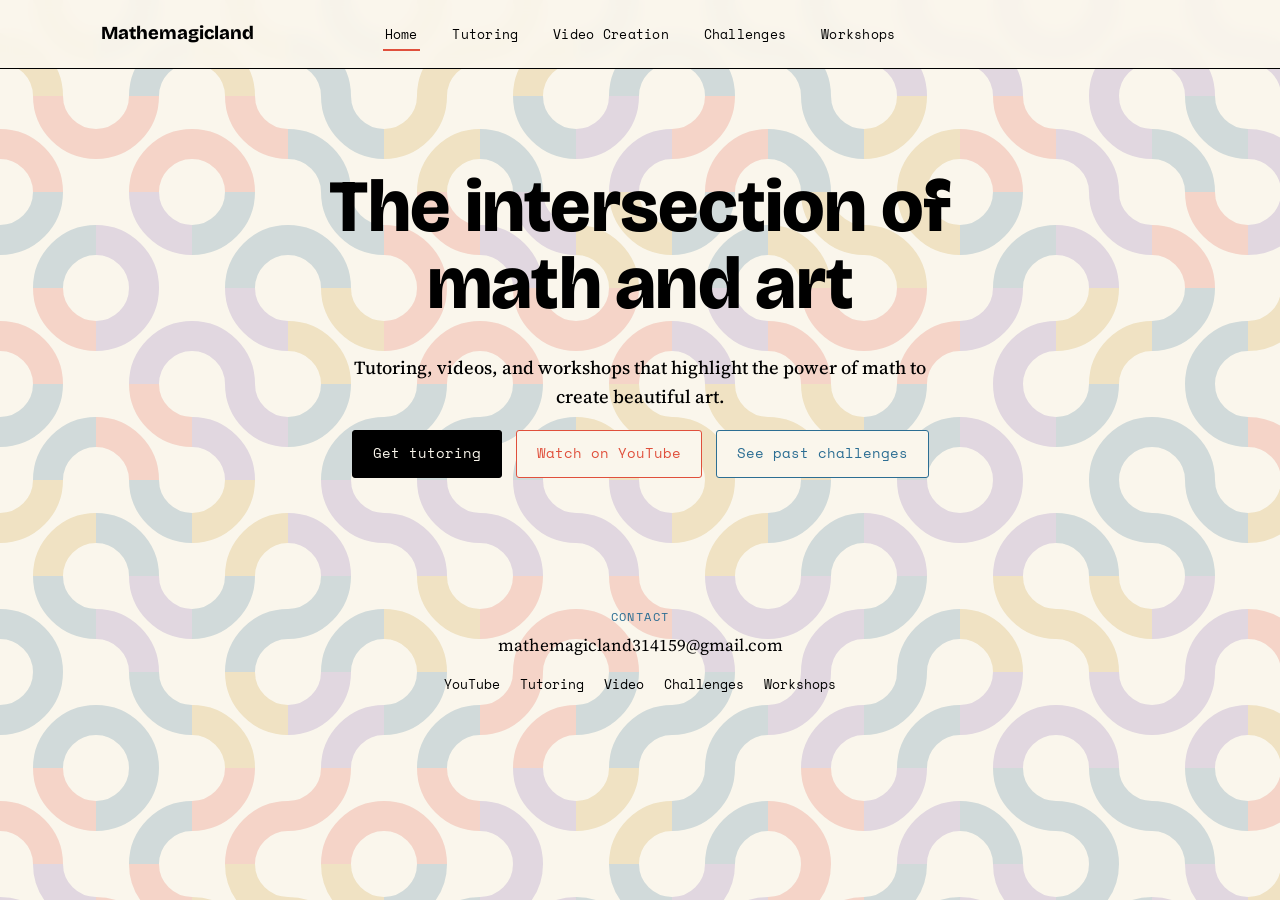
<file: index.html>
<!DOCTYPE html>
<html lang="en">
<head>
<meta charset="UTF-8">
<meta name="viewport" content="width=device-width, initial-scale=1.0">
<title>Mathemagicland — Math &amp; Art, Plotted Together</title>
<meta name="description" content="Mathemagicland: math tutoring for grades 5–college, math/art videos, community challenges, and group workshops.">
<link rel="stylesheet" href="styles.css">
</head>
<body>

<canvas id="tess-bg" data-pattern="truchet" ></canvas>

<nav class="site-nav">
  <div class="wrap">
    <a href="index.html" class="brand">Mathemagicland</a>
    <button class="nav-toggle" aria-label="Toggle menu">☰</button>
    <ul class="axis">
      <li><a href="index.html" class="current">Home</a></li>
      <li><a href="tutoring.html">Tutoring</a></li>
      <li><a href="video.html">Video Creation</a></li>
      <li><a href="challenges.html">Challenges</a></li>
      <li><a href="workshops.html">Workshops</a></li>
    </ul>
  </div>
</nav>

<header class="hero">
  <div class="wrap hero-grid">
    <div>
      <h1>The intersection of math and art</h1>
      <p class="lede">Tutoring, videos, and workshops that highlight the power of math to create beautiful art.</p>
      <div class="hero-actions">
        <a href="tutoring.html" class="btn btn-solid">Get tutoring</a>
        <a href="video.html" class="btn btn-red">Watch on YouTube</a>
        <a href="challenges.html" class="btn btn-blue">See past challenges</a>
      </div>
    </div>
  </div>
</header>

<footer>
  <div class="wrap footer-row">
    <div>
      <span class="label">Contact</span>
      <a href="mailto:mathemagicland314159@gmail.com">mathemagicland314159@gmail.com</a>
    </div>
    <div class="foot-links">
      <a href="https://www.youtube.com/@mathemagicland" target="_blank" rel="noopener">YouTube</a>
      <a href="tutoring.html">Tutoring</a>
      <a href="video.html">Video</a>
      <a href="challenges.html">Challenges</a>
      <a href="workshops.html">Workshops</a>
    </div>
  </div>
</footer>

<script src="script.js"></script>
</body>
</html>
</file>
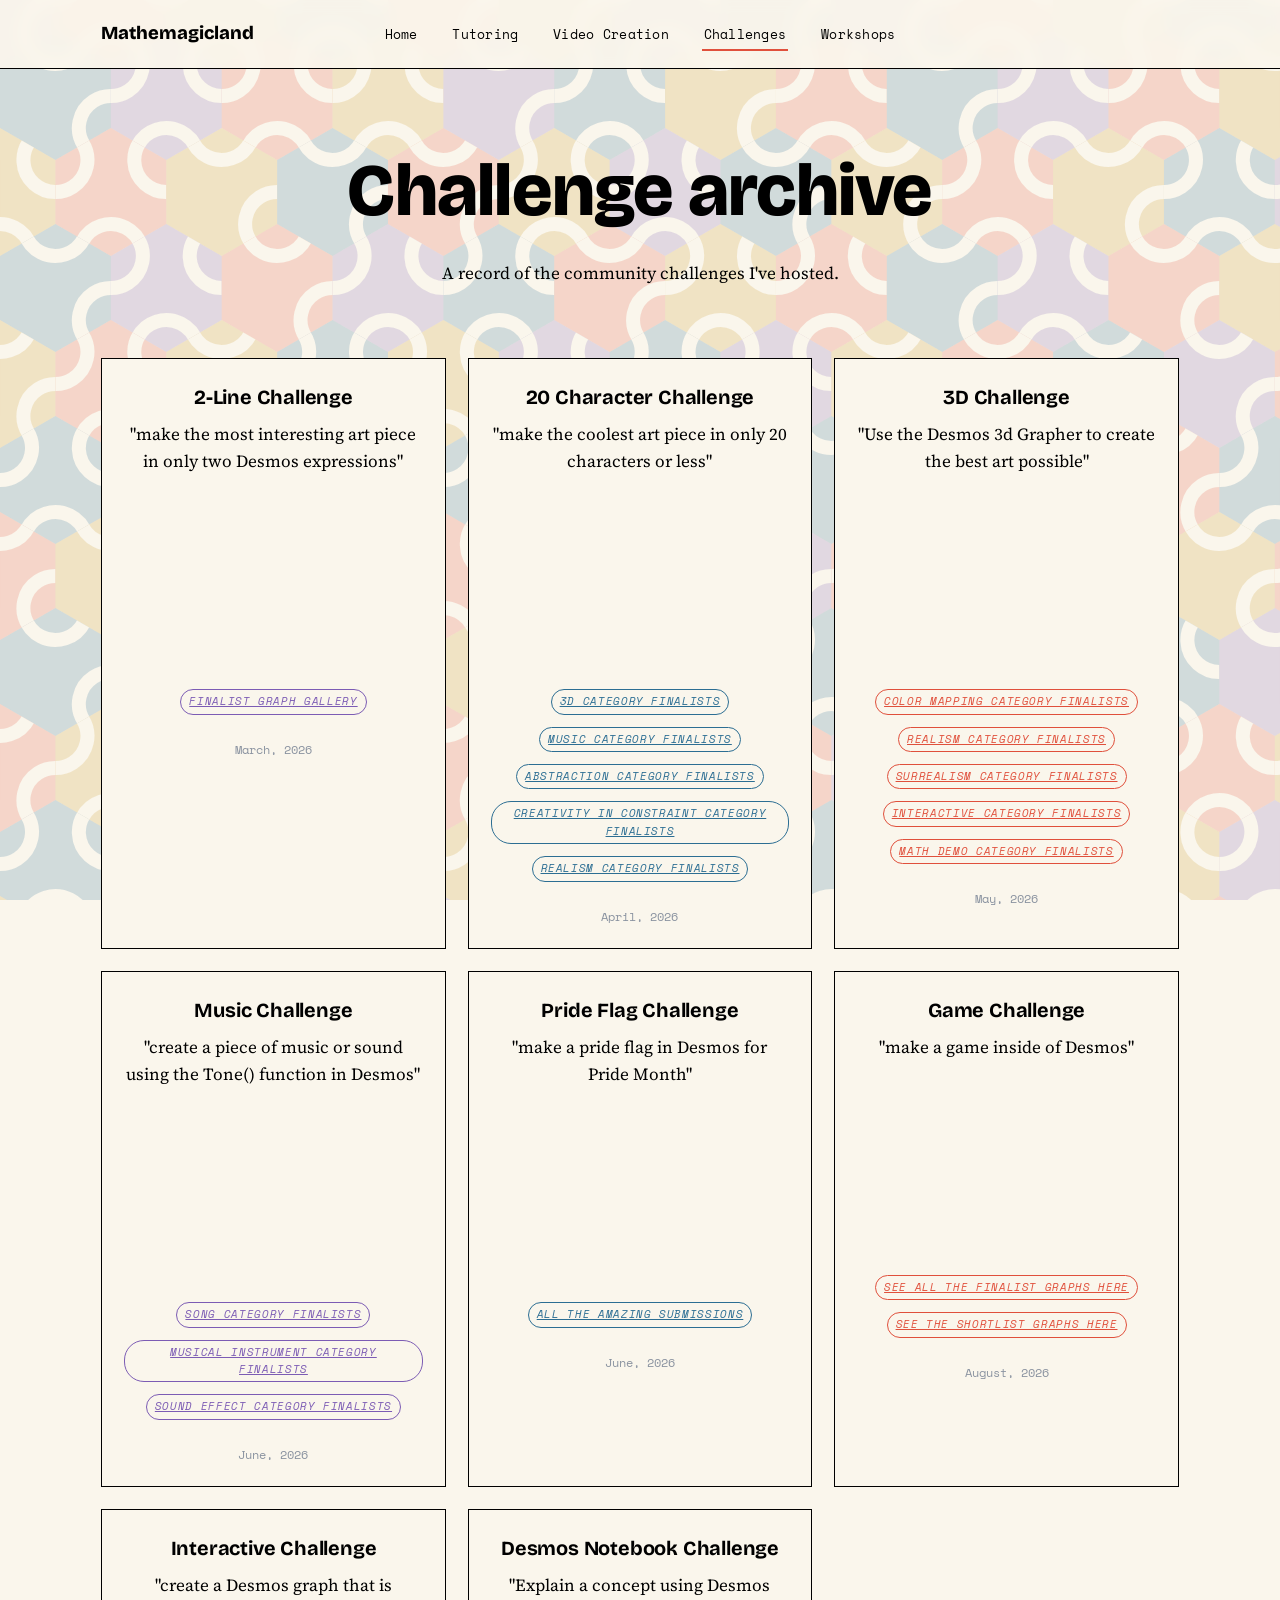
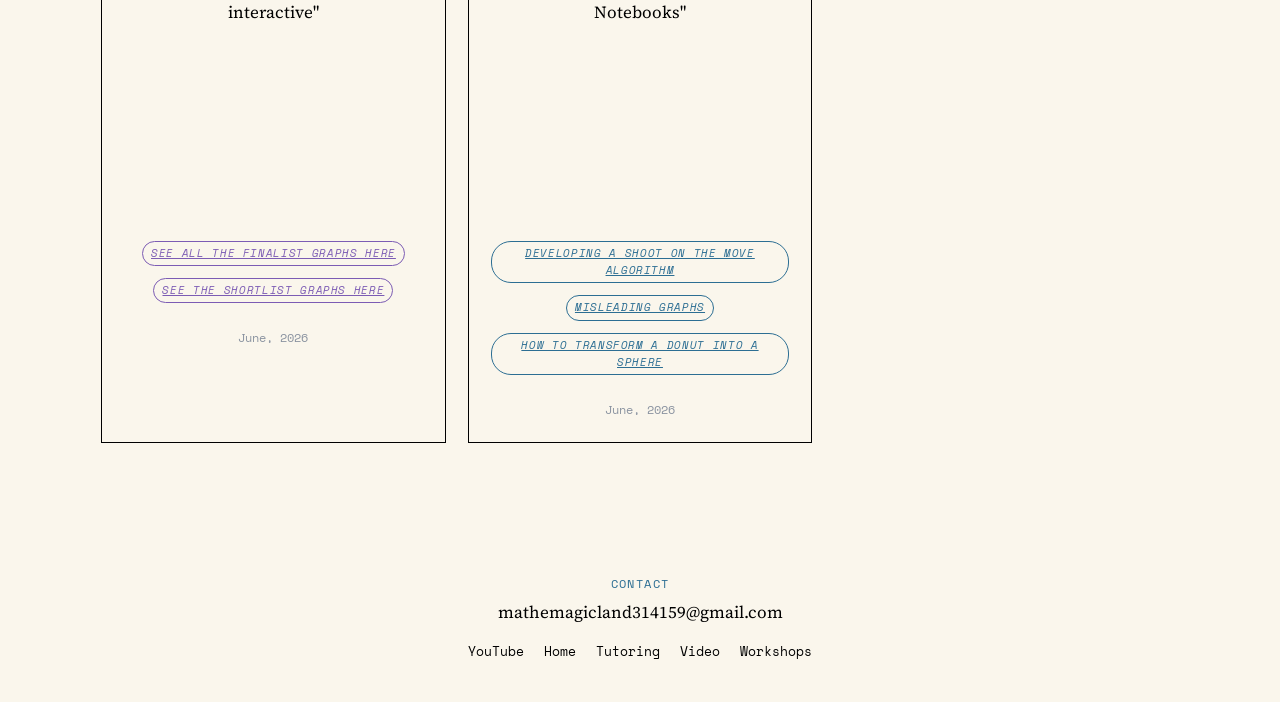
<file: challenges.html>
<!DOCTYPE html>
<html lang="en">
<head>
<meta charset="UTF-8">
<meta name="viewport" content="width=device-width, initial-scale=1.0">
<title>Challenges — Mathemagicland</title>
<meta name="description" content="An archive of past math/art community challenges from Mathemagicland">
<link rel="stylesheet" href="styles.css">
</head>
<body>

<canvas id="tess-bg" data-pattern="hex"> </canvas>

<nav class="site-nav">
  <div class="wrap">
    <a href="index.html" class="brand">Mathemagicland</a>
    <button class="nav-toggle" aria-label="Toggle menu">☰</button>
    <ul class="axis">
      <li><a href="index.html">Home</a></li>
      <li><a href="tutoring.html">Tutoring</a></li>
      <li><a href="video.html">Video Creation</a></li>
      <li><a href="challenges.html" class="current">Challenges</a></li>
      <li><a href="workshops.html">Workshops</a></li>
    </ul>
  </div>
</nav>

<header class="page-head">
  <div class="wrap">
    <h1>Challenge archive</h1>
    <p class="lede">A record of the community challenges I've hosted.</p>
  </div>
</header>

<section class="section flush-top">
  <div class="wrap">

  <!--Challenges Below-->

    <div class="card-grid">

      <div class="entry-card both">
            <h3>2-Line Challenge</h3>
            <p>"make the most interesting art piece in only two Desmos expressions"</p>
            <div class="video-wrap">
                        <iframe src="https://www.youtube.com/embed/YP_yj82X9kw" 
            title="YouTube video player" frameborder="0" allow="accelerometer; autoplay; clipboard-write;
            encrypted-media; gyroscope; picture-in-picture; web-share" referrerpolicy="strict-origin-when-cross-origin" 
                                        allowfullscreen></iframe>
            </div>
        <p></p>
            <span class="tag"><a href="https://www.desmos.com/gallery/08b8bf99-3876-432d-94b6-0004c85d20b6"><i>finalist graph gallery</i></a></span>
            <span class="date">March, 2026</span>
      </div>


      
      <div class="entry-card math">
         <h3>20 Character Challenge</h3>
            <p>"make the coolest art piece in only 20 characters or less"</p>
            <div class="video-wrap">
                       <iframe src="https://www.youtube.com/embed/cPri7Gv6X_w" title="YouTube video player" frameborder="0" 
                         allow="accelerometer; autoplay; clipboard-write; encrypted-media; gyroscope; picture-in-picture; web-share" referrerpolicy="strict-origin-when-cross-origin" allowfullscreen></iframe>
            </div>
        <p></p>
            <span class="tag"><a href="https://www.desmos.com/gallery/427d6b84-806f-45e0-b39b-6c33a992835c"><i>3D Category Finalists</i></a></span>
        <span class="tag"><a href="https://www.desmos.com/gallery/54435933-4370-4e3a-8f76-04eab42cde30"><i>Music Category Finalists</i></a></span>
        <span class="tag"><a href="https://www.desmos.com/gallery/c8a64727-065f-4803-8e3b-3153d8072898"><i>Abstraction Category Finalists</i></a></span>
        <span class="tag"><a href="https://www.desmos.com/gallery/799be42c-d607-4fb6-b92b-c40622599358"><i>Creativity in Constraint Category Finalists</i></a></span>
        <span class="tag"><a href="https://www.desmos.com/gallery/b06c77b8-6867-4b2b-9108-06a1726b68d6"><i>Realism Category Finalists</i></a></span>
            <span class="date">April, 2026</span>
      </div>


      
      <div class="entry-card art">
       <h3>3D Challenge</h3>
            <p>"Use the Desmos 3d Grapher to create the best art possible"</p>
            <div class="video-wrap">
                       <iframe src="https://youtube.com/embed/MHpWMYcDH28" title="YouTube video player" frameborder="0" 
                         allow="accelerometer; autoplay; clipboard-write; encrypted-media; gyroscope; picture-in-picture; web-share" referrerpolicy="strict-origin-when-cross-origin" allowfullscreen></iframe>
            </div>
        <p></p>
            <span class="tag"><a href="https://www.desmos.com/gallery/3be7f4eb-bb11-43cf-bf9e-919743e15bd7"><i>Color Mapping Category Finalists</i></a></span>
        <span class="tag"><a href="https://www.desmos.com/gallery/ea9c82d2-cd48-4a79-9981-7f6c39a835a6"><i>Realism Category Finalists</i></a></span>
        <span class="tag"><a href="https://www.desmos.com/gallery/3a5a3919-6522-4514-af4d-6afd0338c0b8"><i>Surrealism Category Finalists</i></a></span>
        <span class="tag"><a href="https://www.desmos.com/gallery/a3e279d8-af18-4db0-a04d-f477d5e6a93b"><i>Interactive Category Finalists</i></a></span>
        <span class="tag"><a href="https://www.desmos.com/gallery/a13056d3-f1ac-40cd-92a3-825a06f16737"><i>Math Demo Category Finalists</i></a></span>
            <span class="date">May, 2026</span>
    </div>


      
          <div class="entry-card both">
            <h3>Music Challenge</h3>
            <p>"create a piece of music or sound using the Tone() function in Desmos"</p>
            <div class="video-wrap">
                        <iframe src="https://www.youtube.com/embed/trtC9TdVxsM" 
            title="YouTube video player" frameborder="0" allow="accelerometer; autoplay; clipboard-write;
            encrypted-media; gyroscope; picture-in-picture; web-share" referrerpolicy="strict-origin-when-cross-origin" 
                                        allowfullscreen></iframe>
            </div>
        <p></p>
            <span class="tag"><a href="https://www.desmos.com/gallery/4208356a-27d0-4092-a3fc-07f4e324a630"><i>Song Category Finalists</i></a></span>
        <span class="tag"><a href="https://www.desmos.com/gallery/365424d6-adcf-49f4-8053-2f6194c1eaa9"><i>Musical Instrument Category Finalists</i></a></span>
        <span class="tag"><a href="https://www.desmos.com/gallery/6a4d8ec9-4137-49db-829f-199ef13c4322"><i>Sound Effect Category Finalists</i></a></span>
            <span class="date">June, 2026</span>
      </div>


   <div class="entry-card math">
         <h3>Pride Flag Challenge</h3>
            <p>"make a pride flag in Desmos for Pride Month"</p>
            <div class="video-wrap">
                       <iframe src="https://www.youtube.com/embed/l_j0rrr5oG0" title="YouTube video player" frameborder="0" 
                         allow="accelerometer; autoplay; clipboard-write; encrypted-media; gyroscope; picture-in-picture; web-share" referrerpolicy="strict-origin-when-cross-origin" allowfullscreen></iframe>
            </div>
        <p></p>
            <span class="tag"><a href="https://www.desmos.com/gallery/a9fdb071-027d-4b15-a357-69cf0e945198"><i>All the Amazing Submissions</i></a></span>
            <span class="date">June, 2026</span>
      </div>

      
      <div class="entry-card art">
       <h3>Game Challenge</h3>
            <p>"make a game inside of Desmos"</p>
            <div class="video-wrap">
                       <iframe src="https://youtube.com/embed/lP9E-tISkLY" title="YouTube video player" frameborder="0" 
                         allow="accelerometer; autoplay; clipboard-write; encrypted-media; gyroscope; picture-in-picture; web-share" referrerpolicy="strict-origin-when-cross-origin" allowfullscreen></iframe>
            </div>
        <p></p>
            <span class="tag"><a href="https://www.desmos.com/gallery/67b7e5ae-8802-472f-8844-75a890ec6e60"><i>See all the Finalist graphs here</i></a></span>
        <span class="tag"><a href="https://www.desmos.com/gallery/bb5a85ee-98a8-4b50-a489-9ef8379a26cb"><i>See the Shortlist graphs here</i></a></span>
            <span class="date">August, 2026</span>
    </div>

        <div class="entry-card both">
            <h3>Interactive Challenge</h3>
            <p>"create a Desmos graph that is interactive"</p>
            <div class="video-wrap">
                        <iframe src="https://www.youtube.com/embed/EhSw_sS4ss0" 
            title="YouTube video player" frameborder="0" allow="accelerometer; autoplay; clipboard-write;
            encrypted-media; gyroscope; picture-in-picture; web-share" referrerpolicy="strict-origin-when-cross-origin" 
                                        allowfullscreen></iframe>
            </div>
        <p></p>
            <span class="tag"><a href="https://www.desmos.com/gallery/057423a9-ca11-4093-9a04-8137a6f90943"><i>See all the Finalist graphs here</i></a></span>
        <span class="tag"><a href="https://www.desmos.com/gallery/29ec06a2-4ed2-4d02-88ee-1cd2b13fd341"><i>See the Shortlist graphs here</i></a></span>
            <span class="date">June, 2026</span>
      </div>

      
      <div class="entry-card math">
         <h3>Desmos Notebook Challenge</h3>
            <p>"Explain a concept using Desmos Notebooks"</p>
            <div class="video-wrap">
                       <iframe src="https://www.youtube.com/embed/tztNTOd3M0M" title="YouTube video player" frameborder="0" 
                         allow="accelerometer; autoplay; clipboard-write; encrypted-media; gyroscope; picture-in-picture; web-share" referrerpolicy="strict-origin-when-cross-origin" allowfullscreen></iframe>
            </div>
        <p></p>
            <span class="tag"><a href="https://www.desmos.com/notebook/5qjf7lsnnp/view"><i>Developing a Shoot on the Move Algorithm</i></a></span>
        <span class="tag"><a href="https://www.desmos.com/notebook/jhhyywwfss/view"><i>Misleading Graphs</i></a></span>
        <span class="tag"><a href="https://www.desmos.com/notebook/tvzbdkhhgk/view"><i>How to transform a donut into a sphere</i></a></span>
            <span class="date">June, 2026</span>
      </div>
      
 <!--Challenges Above-->
  </div>
</section>

<footer>
  <div class="wrap footer-row">
    <div>
      <span class="label">Contact</span>
      <a href="mailto:mathemagicland314159@gmail.com">mathemagicland314159@gmail.com</a>
    </div>
    <div class="foot-links">
      <a href="https://www.youtube.com/@mathemagicland" target="_blank" rel="noopener">YouTube</a>
      <a href="index.html">Home</a>
      <a href="tutoring.html">Tutoring</a>
      <a href="video.html">Video</a>
      <a href="workshops.html">Workshops</a>
    </div>
  </div>
</footer>

<script src="script.js"></script>
</body>
</html>
</file>
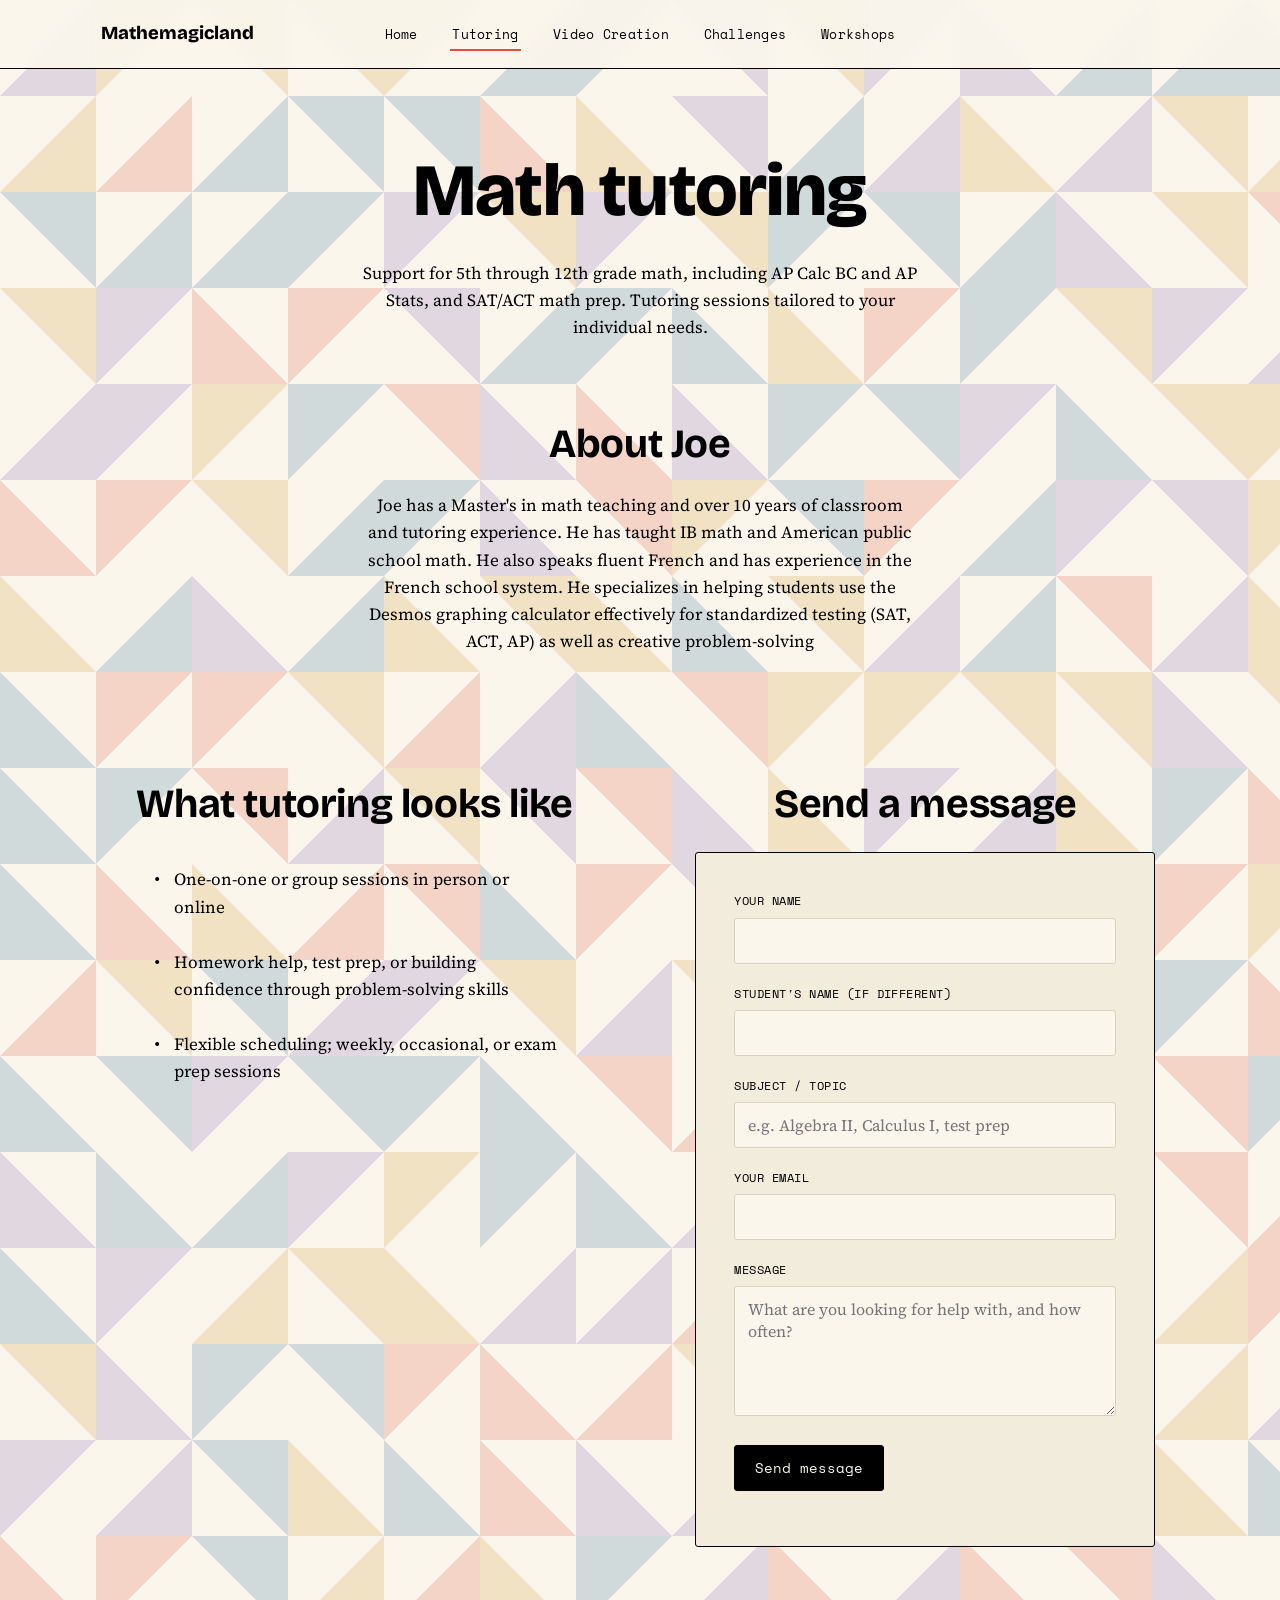
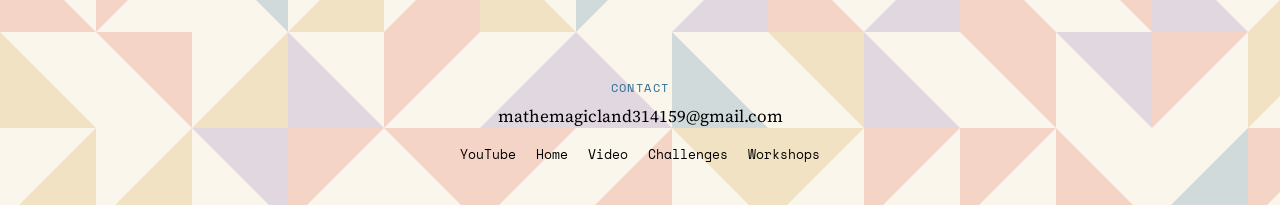
<file: tutoring.html>
<!DOCTYPE html>
<html lang="en">
<head>
<meta charset="UTF-8">
<meta name="viewport" content="width=device-width, initial-scale=1.0">
<title>Tutoring — Mathemagicland</title>
<meta name="description" content="Math tutoring for grades 5–12 and college, from Mathemagicland.">
<link rel="stylesheet" href="styles.css">
</head>
<body>

<canvas id="tess-bg" data-pattern="triangletruchet" > </canvas>

<nav class="site-nav">
  <div class="wrap">
    <a href="index.html" class="brand">Mathemagicland</a>
    <button class="nav-toggle" aria-label="Toggle menu">☰</button>
    <ul class="axis">
      <li><a href="index.html">Home</a></li>
      <li><a href="tutoring.html" class="current">Tutoring</a></li>
      <li><a href="video.html">Video Creation</a></li>
      <li><a href="challenges.html">Challenges</a></li>
      <li><a href="workshops.html">Workshops</a></li>
    </ul>
  </div>
</nav>

<header class="page-head">
  <div class="wrap">
    <h1>Math tutoring</h1>
    <p class="lede">Support for 5th through 12th grade math, including AP Calc BC and AP Stats, and SAT/ACT math prep. Tutoring sessions tailored to your individual needs.</p>
  </div>
</header>

<section class="section-tight">
  <div class="wrap">
    <h2>About Joe</h2>
    <p>Joe has a Master's in math teaching and over 10 years of classroom and
      tutoring experience. He has taught IB math and American public school
      math. He also speaks fluent French and has experience in the French
      school system. He specializes in helping students use the Desmos graphing calculator effectively for standardized testing (SAT, ACT, AP) as well as creative problem-solving</p>
  </div>
</section>

<section class="section">
  <div class="wrap two-col">
    <div>
      <h2>What tutoring looks like</h2>
      <ul class="tick-list">
        <li>One-on-one or group sessions in person or online</li>
        <li>Homework help, test prep, or building confidence through problem-solving skills</li>
        <li>Flexible scheduling; weekly, occasional, or exam prep sessions</li>
      </ul>
    </div>

    <div>
      <h2>Send a message</h2>
      <div class="form-card">
        <form data-formspree="https://formspree.io/f/mkjwdvng" data-fallback-email="mathemagicland314159@gmail.com">
          <input type="hidden" name="_subject" value="Tutoring inquiry — Mathemagicland">
          <input type="hidden" name="page" value="Tutoring">
          <div class="field">
            <label for="t-name">Your name</label>
            <input type="text" id="t-name" name="name" data-label="Name" required>
          </div>
          <div class="field">
            <label for="t-parent">Student's name (if different)</label>
            <input type="text" id="t-parent" name="student" data-label="Student">
          </div>
          <div class="field">
            <label for="t-subject">Subject / topic</label>
            <input type="text" id="t-subject" name="subject" data-label="Subject" placeholder="e.g. Algebra II, Calculus I, test prep" required>
          </div>
          <div class="field">
            <label for="t-email">Your email</label>
            <input type="email" id="t-email" name="email" data-label="Reply-to email" required>
          </div>
          <div class="field">
            <label for="t-message">Message</label>
            <textarea id="t-message" name="message" data-label="Message" placeholder="What are you looking for help with, and how often?" required></textarea>
          </div>
          <button type="submit" class="btn btn-solid">Send message</button>
        </form>
      </div>
    </div>
  </div>
</section>

<footer>
  <div class="wrap footer-row">
    <div>
      <span class="label">Contact</span>
      <a href="mailto:mathemagicland314159@gmail.com">mathemagicland314159@gmail.com</a>
    </div>
    <div class="foot-links">
      <a href="https://www.youtube.com/@mathemagicland" target="_blank" rel="noopener">YouTube</a>
      <a href="index.html">Home</a>
      <a href="video.html">Video</a>
      <a href="challenges.html">Challenges</a>
      <a href="workshops.html">Workshops</a>
    </div>
  </div>
</footer>

<script src="script.js"></script>
</body>
</html>
</file>
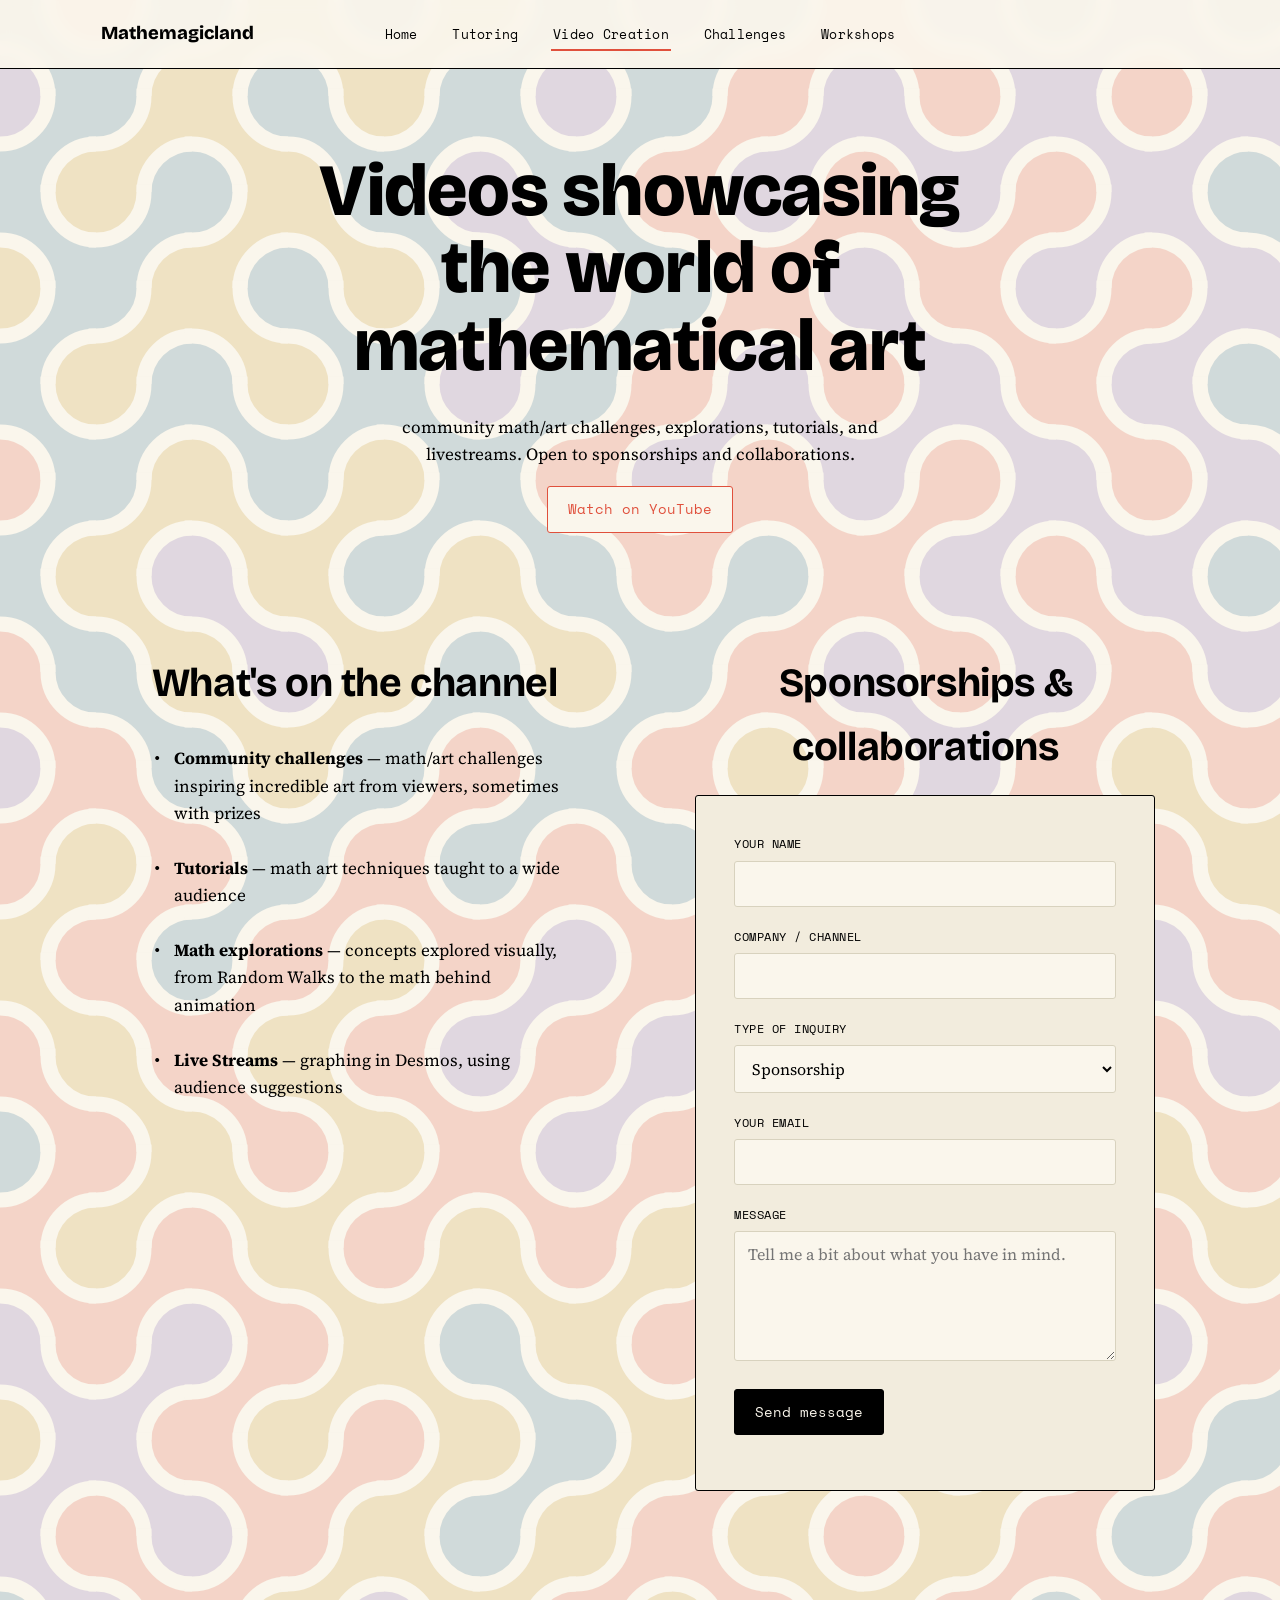
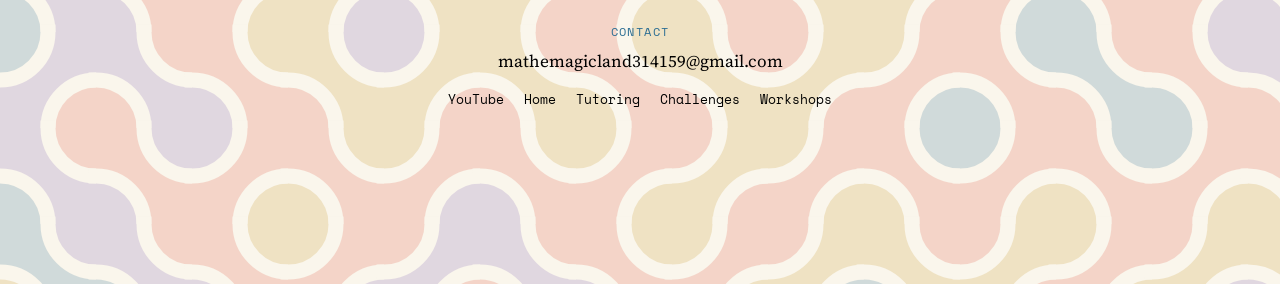
<file: video.html>
<!DOCTYPE html>
<html lang="en">
<head>
<meta charset="UTF-8">
<meta name="viewport" content="width=device-width, initial-scale=1.0">
<title>Video Creation — Mathemagicland</title>
<meta name="description" content="Math and art videos on YouTube from Mathemagicland — tutorials, explainers, challenges, and live Desmos streams. Open to sponsorships and collaborations.">
<link rel="stylesheet" href="styles.css">
</head>
<body>

<canvas id="tess-bg" data-pattern="filledtruchet" ></canvas>

<nav class="site-nav">
  <div class="wrap">
    <a href="index.html" class="brand">Mathemagicland</a>
    <button class="nav-toggle" aria-label="Toggle menu">☰</button>
    <ul class="axis">
      <li><a href="index.html">Home</a></li>
      <li><a href="tutoring.html">Tutoring</a></li>
      <li><a href="video.html" class="current">Video Creation</a></li>
      <li><a href="challenges.html">Challenges</a></li>
      <li><a href="workshops.html">Workshops</a></li>
    </ul>
  </div>
</nav>

<header class="page-head">
  <div class="wrap">
    <h1>Videos showcasing the world of mathematical art</h1>
    <p class="lede">community math/art challenges, explorations, tutorials, and livestreams. Open to sponsorships and collaborations.</p>
    <div class="hero-actions">
      <a href="https://www.youtube.com/@mathemagicland" target="_blank" rel="noopener" class="btn btn-red">Watch on YouTube</a>
    </div>
  </div>
</header>

<section class="section">
  <div class="wrap two-col">
    <div>
      <h2>What's on the channel</h2>
      <ul class="tick-list">
        <li><strong>Community challenges</strong> — math/art challenges inspiring incredible art from viewers, sometimes with prizes</li>
        <li><strong>Tutorials</strong> — math art techniques taught to a wide audience</li>
        <li><strong>Math explorations</strong> — concepts explored visually, from Random Walks to the math behind animation</li>
        <li><strong>Live Streams</strong> — graphing in Desmos, using audience suggestions</li>
      </ul>
    </div>

    <div>
      <h2>Sponsorships &amp; collaborations</h2>
      <div class="form-card">
        <form data-formspree="https://formspree.io/f/mkjwdvng" data-fallback-email="mathemagicland314159@gmail.com">
<input type="hidden" name="_subject" value="Workshop inquiry — Mathemagicland">
<input type="hidden" name="page" value="Workshops">
          <div class="field">
            <label for="v-name">Your name</label>
            <input type="text" id="v-name" name="name" data-label="Name" required>
          </div>
          <div class="field">
            <label for="v-org">Company / channel</label>
            <input type="text" id="v-org" name="org" data-label="Company or channel">
          </div>
          <div class="field">
            <label for="v-type">Type of inquiry</label>
            <select id="v-type" name="type" data-label="Inquiry type">
              <option value="Sponsorship">Sponsorship</option>
              <option value="Collaboration">Collaboration</option>
              <option value="Other">Other</option>
            </select>
          </div>
          <div class="field">
            <label for="v-email">Your email</label>
            <input type="email" id="v-email" name="email" data-label="Reply-to email" required>
          </div>
          <div class="field">
            <label for="v-message">Message</label>
            <textarea id="v-message" name="message" data-label="Message" placeholder="Tell me a bit about what you have in mind." required></textarea>
          </div>
          <button type="submit" class="btn btn-solid">Send message</button>
        </form>
      </div>
    </div>
  </div>
</section>

<footer>
  <div class="wrap footer-row">
    <div>
      <span class="label">Contact</span>
      <a href="mailto:mathemagicland314159@gmail.com">mathemagicland314159@gmail.com</a>
    </div>
    <div class="foot-links">
      <a href="https://www.youtube.com/@mathemagicland" target="_blank" rel="noopener">YouTube</a>
      <a href="index.html">Home</a>
      <a href="tutoring.html">Tutoring</a>
      <a href="challenges.html">Challenges</a>
      <a href="workshops.html">Workshops</a>
    </div>
  </div>
</footer>

<script src="script.js"></script>
</body>
</html>
</file>
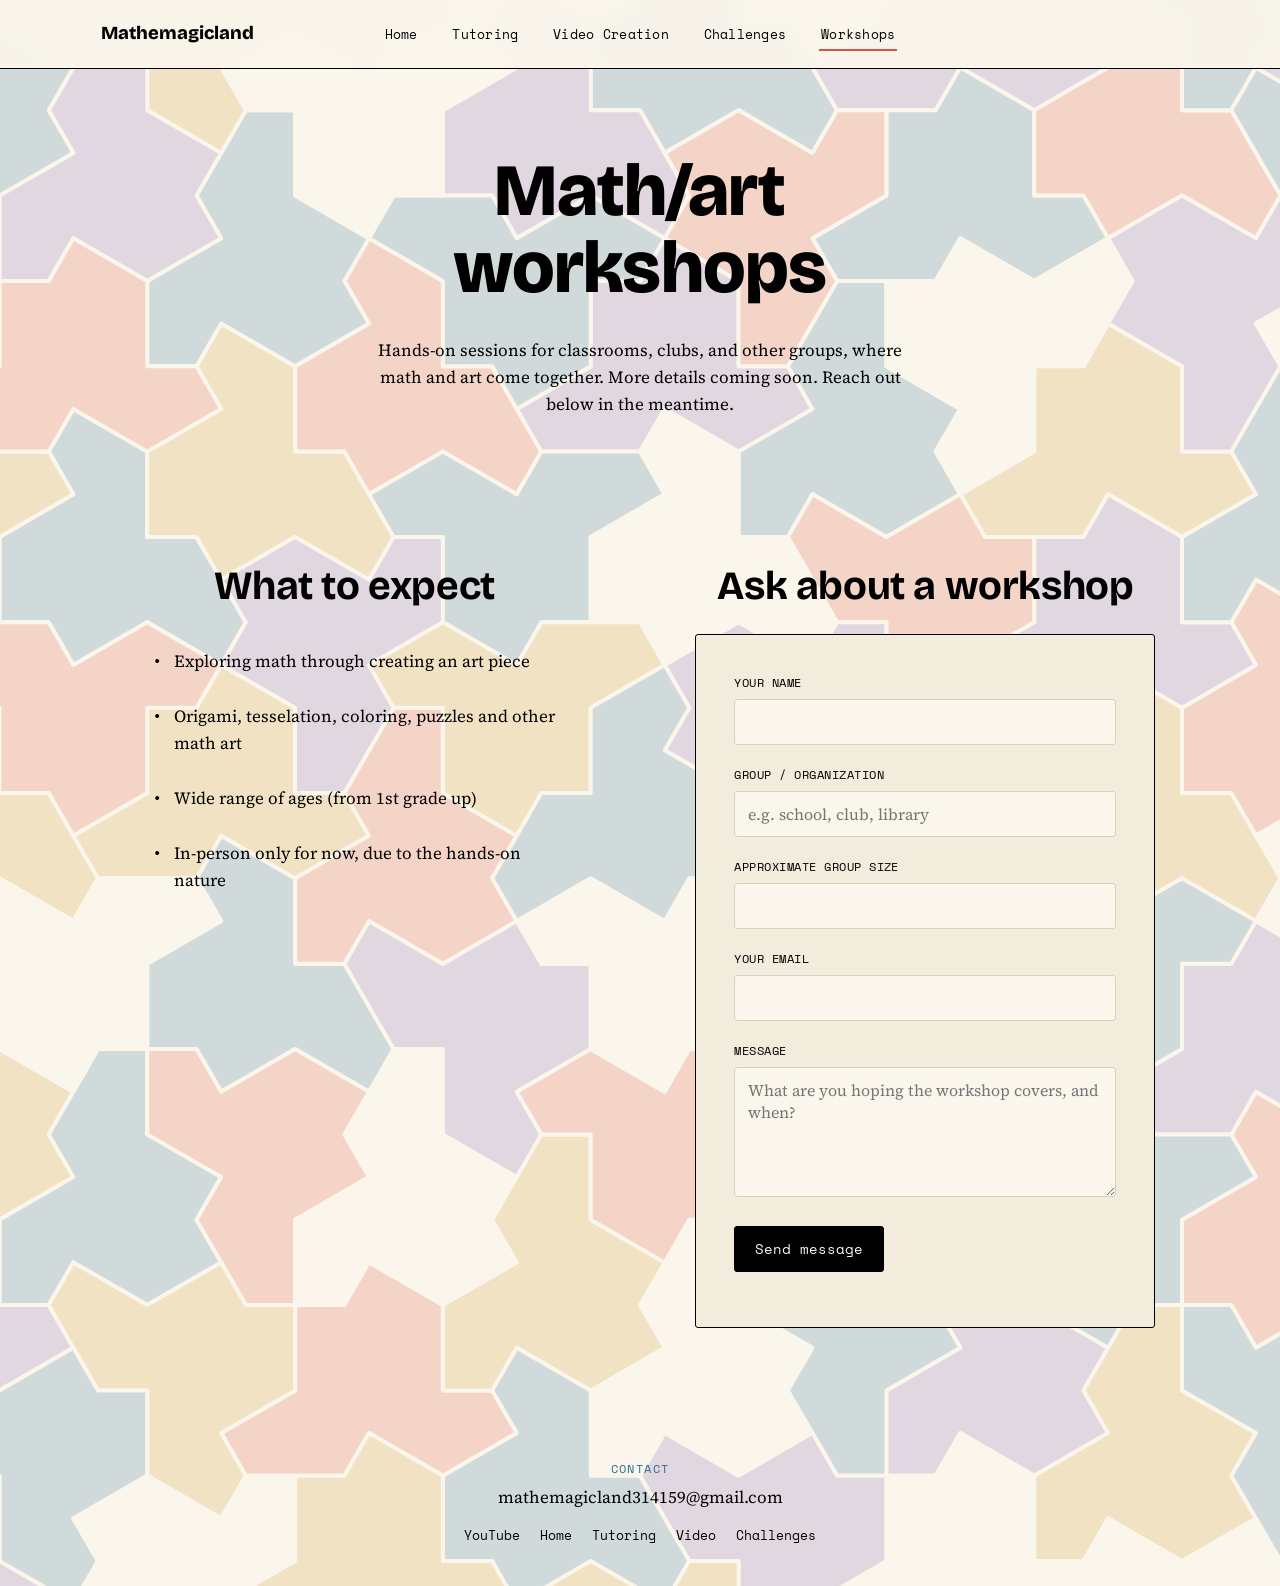
<file: workshops.html>
<!DOCTYPE html>
<html lang="en">
<head>
<meta charset="UTF-8">
<meta name="viewport" content="width=device-width, initial-scale=1.0">
<title>Workshops — Mathemagicland</title>
<meta name="description" content="Math/art workshops for groups, from Mathemagicland.">
<link rel="stylesheet" href="styles.css">
</head>
<body>

<canvas id="tess-bg" data-pattern="einstein"> </canvas>

<nav class="site-nav">
  <div class="wrap">
    <a href="index.html" class="brand">Mathemagicland</a>
    <button class="nav-toggle" aria-label="Toggle menu">☰</button>
    <ul class="axis">
      <li><a href="index.html">Home</a></li>
      <li><a href="tutoring.html">Tutoring</a></li>
      <li><a href="video.html">Video Creation</a></li>
      <li><a href="challenges.html">Challenges</a></li>
      <li><a href="workshops.html" class="current">Workshops</a></li>
    </ul>
  </div>
</nav>

<header class="page-head">
  <div class="wrap">
    <h1>Math/art workshops</h1>
    <p class="lede">Hands-on sessions for classrooms, clubs, and other groups, where
      math and art come together. More details coming soon. Reach out below
      in the meantime.</p>
  </div>
</header>

<section class="section">
  <div class="wrap two-col">
    <div>
      <h2>What to expect</h2>
      <!--
        Replace this placeholder list with real workshop details:
        format, typical length, group size, age range, topics, pricing, etc.
      -->
      <ul class="tick-list">
        <li>Exploring math through creating an art piece</li>
        <li>Origami, tesselation, coloring, puzzles and other math art</li>
        <li>Wide range of ages (from 1st grade up)</li>
        <li>In-person only for now, due to the hands-on nature</li>
      </ul>
    
    </div>

    <div>
      <h2>Ask about a workshop</h2>
      <div class="form-card">
       <form data-formspree="https://formspree.io/f/mkjwdvng" data-fallback-email="mathemagicland314159@gmail.com">
<input type="hidden" name="_subject" value="Workshop inquiry — Mathemagicland">
<input type="hidden" name="page" value="Workshops">
          <div class="field">
            <label for="w-name">Your name</label>
            <input type="text" id="w-name" name="name" data-label="Name" required>
          </div>
          <div class="field">
            <label for="w-org">Group / organization</label>
            <input type="text" id="w-org" name="org" data-label="Group or organization" placeholder="e.g. school, club, library">
          </div>
          <div class="field">
            <label for="w-size">Approximate group size</label>
            <input type="text" id="w-size" name="size" data-label="Group size">
          </div>
          <div class="field">
            <label for="w-email">Your email</label>
            <input type="email" id="w-email" name="email" data-label="Reply-to email" required>
          </div>
          <div class="field">
            <label for="w-message">Message</label>
            <textarea id="w-message" name="message" data-label="Message" placeholder="What are you hoping the workshop covers, and when?" required></textarea>
          </div>
          <button type="submit" class="btn btn-solid">Send message</button>
        </form>
      </div>
    </div>
  </div>
</section>

<footer>
  <div class="wrap footer-row">
    <div>
      <span class="label">Contact</span>
      <a href="mailto:mathemagicland314159@gmail.com">mathemagicland314159@gmail.com</a>
    </div>
    <div class="foot-links">
      <a href="https://www.youtube.com/@mathemagicland" target="_blank" rel="noopener">YouTube</a>
      <a href="index.html">Home</a>
      <a href="tutoring.html">Tutoring</a>
      <a href="video.html">Video</a>
      <a href="challenges.html">Challenges</a>
    </div>
  </div>
</footer>

<script src="script.js"></script>
</body>
</html>
</file>
<file: styles.css>
@import url('https://fonts.googleapis.com/css2?family=Bricolage+Grotesque:opsz,wght@12..96,400..800&family=Source+Serif+4:ital,opsz,wght@0,8..60,400..600;1,8..60,400..600&family=Space+Mono:wght@400;700&display=swap');

:root{
  --paper:      #FAF6EC;
  --paper-dim:  #F2ECDD;
  --grid:       #D8D2BE;
  --grid-soft:  #E7E1CE;
  --ink:        #000000;
  --ink-soft:   #000000;
  --ink-faint:  #8A93A0;

  --curve-red:   #E0503C;
  --curve-blue:  #2C6E93;
  --curve-gold:  #C6941F;
  --curve-violet:#7C5CB4;

  --display: 'Bricolage Grotesque', system-ui, sans-serif;
  --body:    'Source Serif 4', Georgia, serif;
  --mono:    'Space Mono', ui-monospace, monospace;

  --max-w: 1180px;
  --radius: 3px;
}

*{ box-sizing: border-box; }
html{ scroll-behavior: smooth; }

body{
  margin: 0;
  background: var(--paper);
  color: var(--ink);
  font-family: var(--body);
  font-size: 17px;
  line-height: 1.6;
  -webkit-font-smoothing: antialiased;
  text-align: center;
  position: relative;
}

/* Tessellation canvas: drawn by script.js, sits behind all content,
   scrolls with the page, covers the full document height. */
#tess-bg{
  position: absolute;
  top: 0; left: 0;
  width: 100%;
  z-index: 0;
  pointer-events: none;
  display: block;
}

body > *:not(#tess-bg){
  position: relative;
}

img{ max-width:100%; display:block; margin-left:auto; margin-right:auto; }
a{ color: inherit; }

::selection{ background: var(--curve-gold); color: var(--paper); }

:focus-visible{
  outline: 2.5px solid var(--curve-blue);
  outline-offset: 3px;
}

h1,h2,h3{
  font-family: var(--display);
  font-weight: 700;
  letter-spacing: -0.01em;
  margin: 0 0 0.4em;
  color: var(--ink);
}

h1{ font-size: clamp(2.6rem, 6vw, 4.6rem); font-weight: 800; line-height: 1.05; }
h2{ font-size: clamp(1.7rem, 3.4vw, 2.5rem); }
h3{ font-size: 1.25rem; }

p{ margin: 0 auto 1em; color: var(--ink-soft); max-width: 62ch; }

.label{
  font-family: var(--mono);
  font-size: 0.72rem;
  letter-spacing: 0.12em;
  text-transform: uppercase;
  color: var(--curve-blue);
}

.wrap{
  max-width: var(--max-w);
  margin: 0 auto;
  padding: 0 clamp(20px, 4vw, 56px);
}

/* ---------- Nav ---------- */

.site-nav{
  position: sticky;
  top: 0;
  z-index: 20;
  background: rgba(250,246,236,0.92);
  backdrop-filter: blur(6px);
  border-bottom: 1.5px solid var(--ink);
}

.site-nav .wrap{
  display: flex;
  align-items: center;
  justify-content: center;
  gap: 40px;
  height: 68px;
  position: relative;
}

.brand{
  font-family: var(--display);
  font-weight: 800;
  font-size: 1.15rem;
  text-decoration: none;
  color: var(--ink);
  position: absolute;
  left: clamp(20px, 4vw, 56px);
}

.axis{
  display: flex;
  align-items: center;
  justify-content: center;
  gap: clamp(14px, 2.4vw, 34px);
  list-style: none;
  margin: 0; padding: 0;
}

.axis li{ position: relative; }

.axis a{
  text-decoration: none;
  font-family: var(--mono);
  font-size: 0.82rem;
  letter-spacing: 0.02em;
  color: var(--ink-soft);
  padding: 6px 2px;
  position: relative;
}
.axis a::before{
  content: "";
  position: absolute;
  left: 0; right: 0; bottom: -1px;
  height: 2px;
  background: var(--curve-red);
  transform: scaleX(0);
  transform-origin: left;
  transition: transform .18s ease;
}
.axis a:hover::before,
.axis a.current::before{ transform: scaleX(1); }
.axis a.current{ color: var(--ink); }

.nav-toggle{ display:none; }

@media (max-width: 720px){
  .site-nav .wrap{ justify-content: flex-end; }
  .axis{
    position: fixed; inset: 68px 0 auto 0;
    background: var(--paper);
    border-bottom: 1.5px solid var(--ink);
    flex-direction: column;
    align-items: center;
    gap: 0;
    padding: 8px clamp(20px,4vw,56px) 18px;
    transform: translateY(-8px);
    opacity: 0;
    pointer-events: none;
    transition: all .18s ease;
  }
  .axis.open{ transform: translateY(0); opacity: 1; pointer-events: auto; }
  .axis li{ width: 100%; padding: 9px 0; border-bottom: 1px dashed var(--grid); }
  .nav-toggle{
    display: block;
    background: none; border: 1.5px solid var(--ink);
    width: 38px; height: 38px; border-radius: var(--radius);
    font-family: var(--mono); font-size: 1rem; cursor: pointer;
  }
}

/* ---------- Hero ---------- */

.hero{
  position: relative;
  padding: clamp(56px, 9vw, 100px) 0 clamp(40px, 6vw, 70px);
}

.hero-grid{
  display: flex;
  flex-direction: column;
  align-items: center;
  gap: 36px;
  max-width: 760px;
  margin: 0 auto;
}

.hero-art{ max-width: 480px; margin: 0 auto; }

.intersect-section{ padding-top: 0; }
.intersect-graph-wrap{
  max-width: 640px;
  margin: 0 auto;
}
.intersect-graph-wrap svg{ width: 100%; height: auto; }

.hero .eyebrow{
  display: inline-block;
  font-family: var(--mono);
  font-size: 0.78rem;
  color: var(--curve-red);
  margin-bottom: 16px;
}

.hero p.lede{
  font-size: 1.15rem;
  margin-top: 6px;
  color: var(--ink);
  font-weight: 500;
}

.hero-actions{
  display: flex; gap: 14px; flex-wrap: wrap;
  justify-content: center;
  margin-top: 12px;
}

/* ---------- Buttons ---------- */

.btn{
  font-family: var(--mono);
  font-size: 0.85rem;
  text-decoration: none;
  display: inline-flex; align-items: center; gap: 8px;
  padding: 12px 20px;
  border-radius: var(--radius);
  border: 1.5px solid var(--ink);
  color: var(--ink);
  transition: transform .12s ease, background .12s ease, color .12s ease;
  cursor: pointer;
  background: var(--paper);
}
.btn:hover{ transform: translateY(-2px); }

.btn-solid{ background: var(--ink); color: var(--paper); }
.btn-solid:hover{ background: #0f151d; }

.btn-red{ border-color: var(--curve-red); color: var(--curve-red); }
.btn-red:hover{ background: var(--curve-red); color: var(--paper); }

.btn-blue{ border-color: var(--curve-blue); color: var(--curve-blue); }
.btn-blue:hover{ background: var(--curve-blue); color: var(--paper); }

/* ---------- Plotted section cards (landing) ---------- */

.plot{
  padding: clamp(30px, 5vw, 60px) 0 clamp(60px, 8vw, 100px);
}

.plot-intro{
  display: flex; flex-direction: column; align-items: center;
  gap: 8px; margin-bottom: 34px;
  border-bottom: 1.5px solid var(--ink);
  padding-bottom: 18px;
}

.points{
  display: grid;
  grid-template-columns: repeat(4, 1fr);
  gap: 1.5px;
  background: var(--ink);
  border: 1.5px solid var(--ink);
}

@media (max-width: 980px){ .points{ grid-template-columns: repeat(2,1fr); } }
@media (max-width: 560px){ .points{ grid-template-columns: 1fr; } }

.point{
  background: var(--paper);
  padding: 30px 24px 26px;
  text-decoration: none;
  color: var(--ink);
  position: relative;
  min-height: 240px;
  display: flex;
  flex-direction: column;
  align-items: center;
  text-align: center;
  transition: background .15s ease;
}
.point:hover{ background: var(--paper-dim); }

.point .coord{
  font-family: var(--mono);
  font-size: 0.72rem;
  color: var(--ink-faint);
  margin-bottom: 20px;
}

.point h3{ margin-bottom: 10px; }
.point p{ font-size: 0.95rem; flex-grow: 1; }

.point .go{
  font-family: var(--mono);
  font-size: 0.78rem;
  margin-top: 16px;
  display: inline-flex; align-items: center; gap: 6px;
}
.point .go .arrow{ transition: transform .15s ease; }
.point:hover .go .arrow{ transform: translateX(4px); }

.point.c-red .coord{ color: var(--curve-red); }
.point.c-blue .coord{ color: var(--curve-blue); }
.point.c-gold .coord{ color: var(--curve-gold); }
.point.c-violet .coord{ color: var(--curve-violet); }

/* ---------- Inner page header ---------- */

.page-head{
  padding: clamp(46px, 7vw, 84px) 0 clamp(30px, 4vw, 46px);
}
.page-head .wrap{ max-width: 760px; }
.page-head .eyebrow{ color: var(--curve-blue); }

/* ---------- Content sections ---------- */

.section{
  padding: clamp(40px, 6vw, 72px) 0;
  border-bottom: 1px dashed var(--grid);
}
.section:last-of-type{ border-bottom: none; }


.section-tight{
  padding: 8px 0 28px;
}

.section.flush-top{ padding-top: 8px; }

.two-col{
  display: grid;
  grid-template-columns: 1fr 1fr;
  gap: clamp(30px, 5vw, 70px);
  text-align: center;
}
.two-col > div{ display: flex; flex-direction: column; align-items: center; }
@media (max-width: 820px){ .two-col{ grid-template-columns: 1fr; } }

.tick-list{
  list-style: none; margin: 0; padding: 0;
  max-width: 46ch; width: 100%;
}
.tick-list li{
  padding: 14px 0 14px 26px;
  position: relative;
  color: var(--ink-soft);
  text-align: left;
}
.tick-list li::before{
  content: "•";
  position: absolute; left: 4px; top: 13px;
  font-family: var(--mono);
  color: var(--ink);
}

/* ---------- Form ---------- */

.form-card{
  background: var(--paper-dim);
  border: 1.5px solid var(--ink);
  padding: clamp(24px, 4vw, 38px);
  border-radius: var(--radius);
  width: 100%;
  max-width: 460px;
  text-align: left;
}

.field{ margin-bottom: 20px; }
.field label{
  display:block;
  font-family: var(--mono);
  font-size: 0.75rem;
  letter-spacing: 0.04em;
  text-transform: uppercase;
  color: var(--ink-soft);
  margin-bottom: 7px;
}
.field input,
.field select,
.field textarea{
  width: 100%;
  font-family: var(--body);
  font-size: 1rem;
  color: var(--ink);
  background: var(--paper);
  border: 1.5px solid var(--grid);
  border-radius: var(--radius);
  padding: 11px 13px;
}
.field input:focus,
.field select:focus,
.field textarea:focus{
  border-color: var(--curve-blue);
  outline: none;
}
.field textarea{ min-height: 130px; resize: vertical; }

.form-note{
  font-family: var(--mono);
  font-size: 0.76rem;
  color: var(--ink-faint);
  margin-top: 14px;
}

/* ---------- Challenge / workshop cards ---------- */

.card-grid{
  display: grid;
  grid-template-columns: repeat(auto-fill, minmax(260px, 1fr));
  gap: 22px;
  text-align: center;
}

.video-wrap{
  position: relative;
  width: 100%;
  padding-top: 56.25%;
  margin: 12px auto 0;
  max-width: 92%;
}
.video-wrap iframe{
  position: absolute;
  top: 0; left: 0;
  width: 100%; height: 100%;
  border: 0;
}

.entry-card{
  border: 1.5px solid var(--ink);
  padding: 22px;
  background: var(--paper);
  position: relative;
  display: flex;
  flex-direction: column;
  align-items: center;
}
.entry-card .tag{
  font-family: var(--mono);
  font-size: 0.68rem;
  letter-spacing: 0.06em;
  text-transform: uppercase;
  display: inline-block;
  padding: 3px 8px;
  border: 1px solid currentColor;
  border-radius: 20px;
  margin-bottom: 12px;
}
.entry-card.math .tag{ color: var(--curve-blue); }
.entry-card.art .tag{ color: var(--curve-red); }
.entry-card.both .tag{ color: var(--curve-violet); }

.entry-card .date{
  font-family: var(--mono);
  font-size: 0.72rem;
  color: var(--ink-faint);
  display: block;
  margin-top: 14px;
}

.placeholder-note{
  border: 1.5px dashed var(--ink-faint);
  padding: 20px;
  font-family: var(--mono);
  font-size: 0.85rem;
  color: var(--ink-soft);
  background: var(--paper-dim);
  max-width: 60ch;
  margin: 28px auto 0;
}

/* ---------- Footer ---------- */

footer{
  padding: 40px 0;
  margin-top: 20px;
}
.footer-row{
  display: flex; flex-direction: column; align-items: center;
  gap: 14px;
}
footer .label{ margin-bottom: 6px; display:block; }
footer a{ text-decoration: none; }
footer a:hover{ color: var(--curve-red); }
footer .foot-links{ display: flex; gap: 20px; flex-wrap: wrap; justify-content: center; font-family: var(--mono); font-size: 0.82rem; }
</file>
